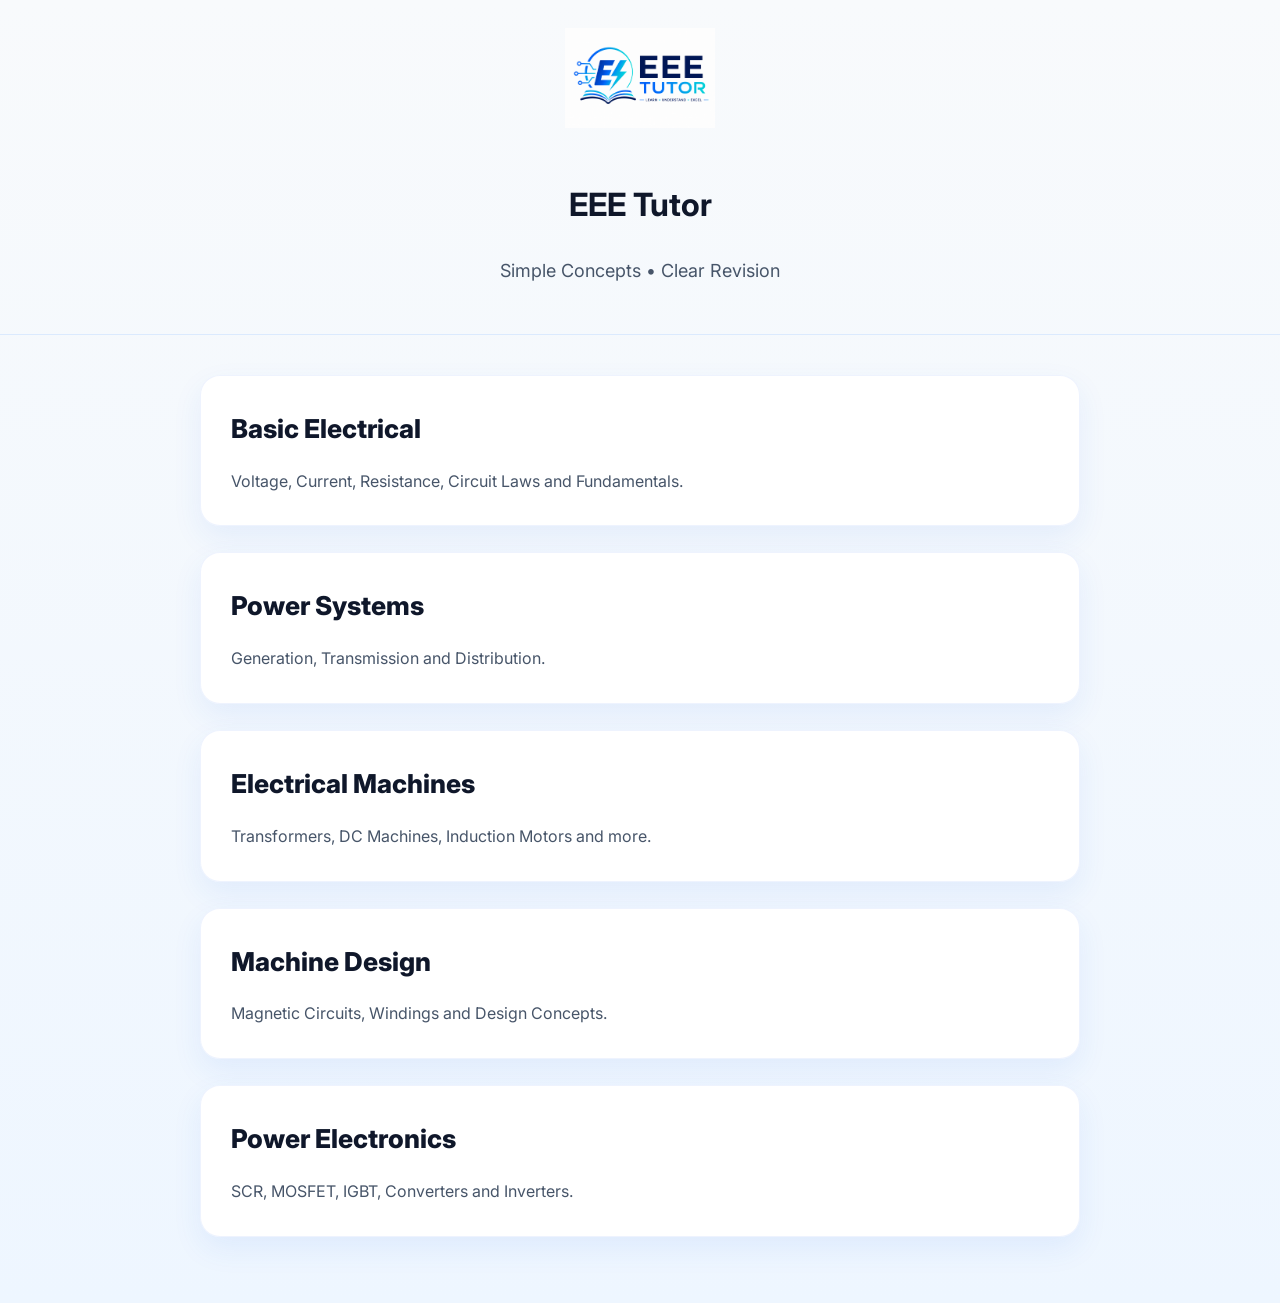
<file: index.html>
<!DOCTYPE html>
<html lang="en">

<head>

<meta charset="UTF-8">
<meta name="viewport" content="width=device-width, initial-scale=1.0">

<title>EEE Tutor</title>
<link rel="preconnect" href="https://fonts.googleapis.com">
<link rel="preconnect" href="https://fonts.gstatic.com" crossorigin>

<link href="https://fonts.googleapis.com/css2?family=Inter:wght@400;500;600;700;800&family=Plus+Jakarta+Sans:wght@700;800&display=swap" rel="stylesheet">
<link rel="stylesheet" href="css/style.css">

</head>

<body>

<header>

<div class="hero">

<a href="index.html">
    <img src="assets/images/logo.png"
         class="logo"
         alt="EEE Tutor Logo">
</a>


<h1><a href="index.html" class="home-link">EEE Tutor</a></h1>

<p class="tagline">

Simple Concepts • Clear Revision

</p>

</div>

</header>

<main class="container">

<div class="card" onclick="openSection('basic-electrical')">

<h2>Basic Electrical</h2>

<p>
Voltage, Current, Resistance, Circuit Laws and Fundamentals.
</p>

</div>


<div class="card" onclick="openSection('power-systems')">
<h2>Power Systems</h2>

<p>Generation, Transmission and Distribution.</p>

</div>


<div class="card" onclick="openSection('electrical-machines')">
<h2>Electrical Machines</h2>

<p>Transformers, DC Machines, Induction Motors and more.</p>

</div>


<div class="card" onclick="openSection('machine-design')">
<h2>Machine Design</h2>

<p>Magnetic Circuits, Windings and Design Concepts.</p>

</div>


<div class="card" onclick="openSection('power-electronics')">
<h2>Power Electronics</h2>

<p>SCR, MOSFET, IGBT, Converters and Inverters.</p>

</div>

</main>

<script src="js/app.js"></script>


</body>

</html>
</file>
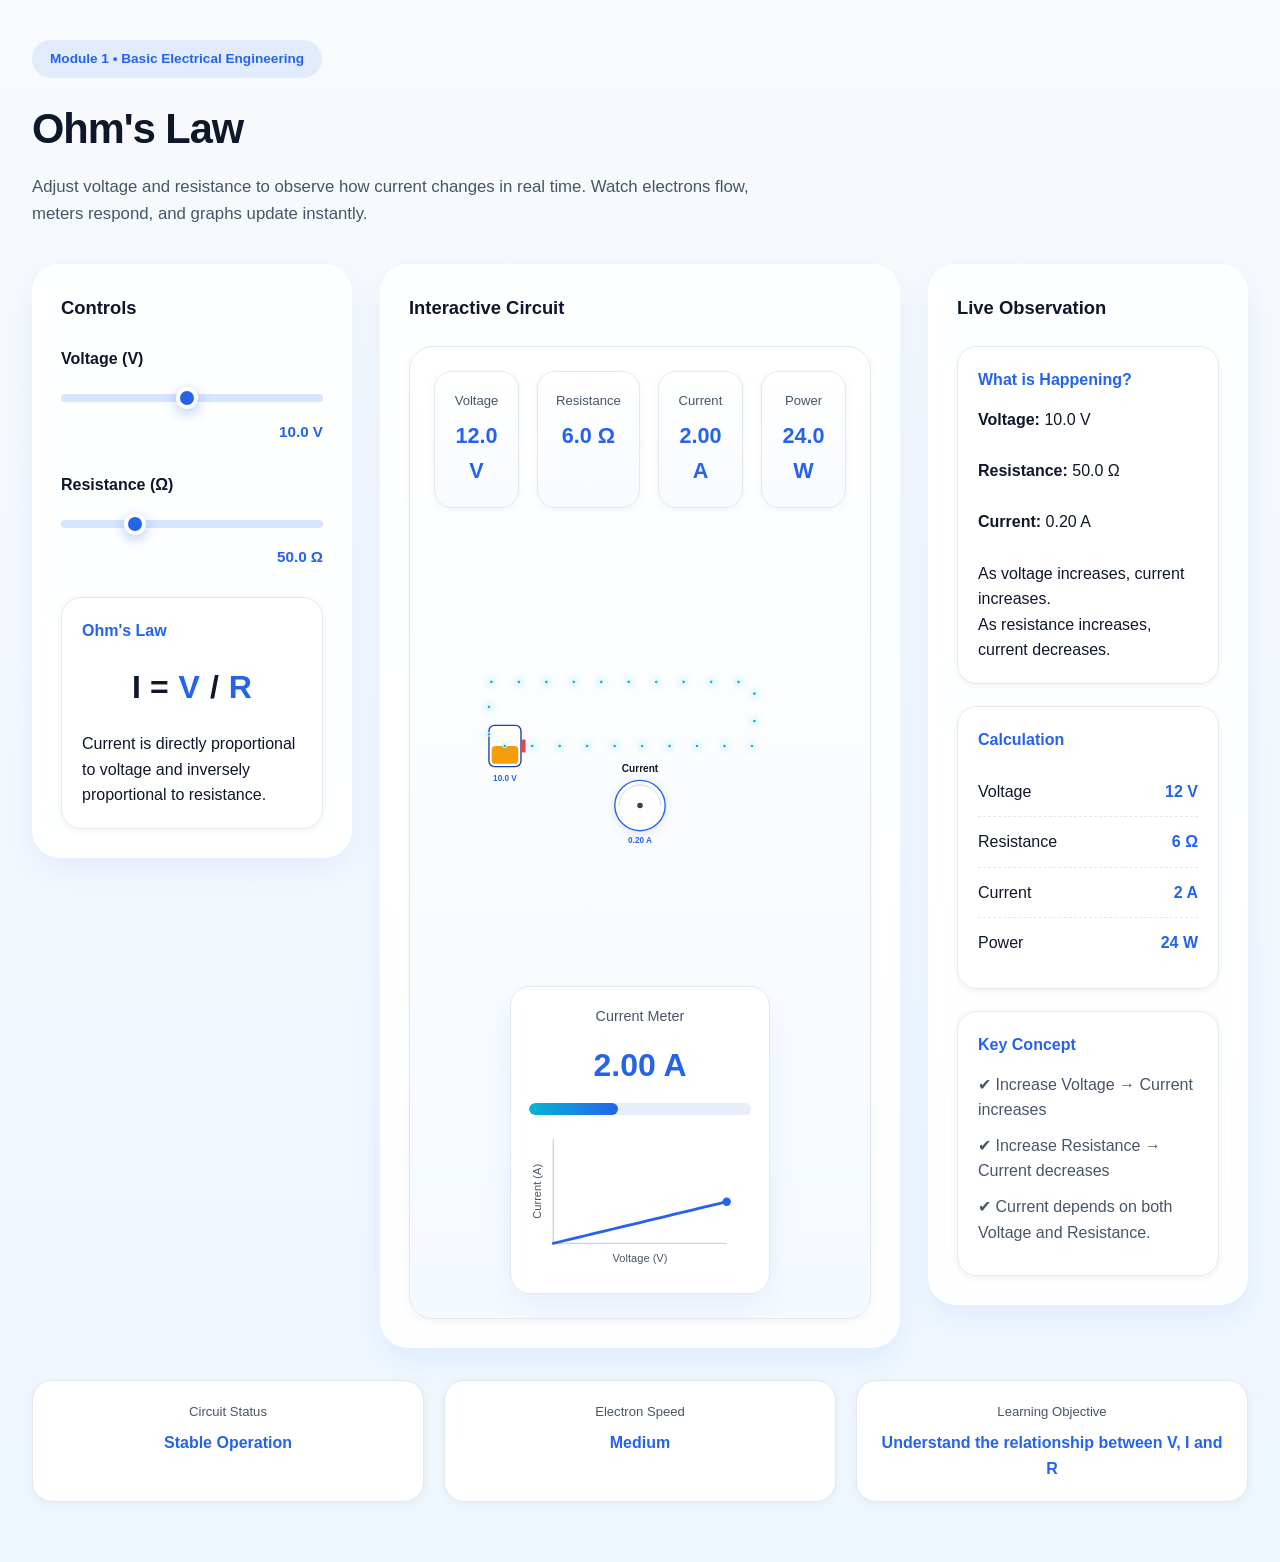
<file: assets/animations/ohms-law/index.html>
<!DOCTYPE html>
<html lang="en">
<head>

<meta charset="UTF-8">
<meta name="viewport" content="width=device-width, initial-scale=1.0">

<title>Ohm's Law Interactive | EEE Tutor</title>

<link rel="stylesheet" href="../engine/theme.css">
<link rel="stylesheet" href="../engine/animation.css">

</head>

<body>

<div class="animation-page">

    <!-- ==========================
         HEADER
    =========================== -->

    <header class="animation-header">

        <div>

            <div class="topic-tag">
                Module 1 • Basic Electrical Engineering
            </div>

            <h1>Ohm's Law</h1>

            <p class="topic-description">
                Adjust voltage and resistance to observe how current changes in real time.
                Watch electrons flow, meters respond, and graphs update instantly.
            </p>

        </div>

    </header>


    <!-- ==========================
          MAIN LAYOUT
    =========================== -->

    <main class="animation-layout">

        <!-- LEFT PANEL -->

        <section class="panel controls-panel">

            <div class="panel-title">
                Controls
            </div>

            <!-- Voltage -->

            <div class="control-group">

                <label>
                    Voltage (V)
                </label>

                <input
                    type="range"
                    id="voltageSlider"
                    min="1"
                    max="24"
                    value="12"
                >

                <div class="slider-value">

                    <span id="voltageValue">
                        12 V
                    </span>

                </div>

            </div>

            <!-- Resistance -->

            <div class="control-group">

                <label>
                    Resistance (Ω)
                </label>

                <input
                    type="range"
                    id="resistanceSlider"
                    min="1"
                    max="20"
                    value="6"
                >

                <div class="slider-value">

                    <span id="resistanceValue">
                        6 Ω
                    </span>

                </div>

            </div>


            <!-- Formula Card -->

            <div class="formula-card">

                <h3>Ohm's Law</h3>

                <div class="formula">

                    I =
                    <span>V</span>
                    /
                    <span>R</span>

                </div>

                <p>
                    Current is directly proportional to voltage and
                    inversely proportional to resistance.
                </p>

            </div>

        </section>
                <!-- =========================================
             CENTER PANEL : INTERACTIVE CIRCUIT
        ========================================== -->

        <section class="panel circuit-panel">

            <div class="panel-title">
                Interactive Circuit
            </div>

            <div class="circuit-stage">

                <!-- Live Readings -->

                <div class="live-readings">

                    <div class="reading-card">
                        <span class="reading-label">Voltage</span>
                        <span class="reading-value" id="displayVoltage">
                            12.0 V
                        </span>
                    </div>

                    <div class="reading-card">
                        <span class="reading-label">Resistance</span>
                        <span class="reading-value" id="displayResistance">
                            6.0 Ω
                        </span>
                    </div>

                    <div class="reading-card">
                        <span class="reading-label">Current</span>
                        <span class="reading-value" id="displayCurrent">
                            2.00 A
                        </span>
                    </div>

                    <div class="reading-card">
                        <span class="reading-label">Power</span>
                        <span class="reading-value" id="displayPower">
                            24.0 W
                        </span>
                    </div>

                </div>

                <!-- =====================
                     SVG CIRCUIT
                ====================== -->

                <svg
                    class="circuit-svg"
                    viewBox="0 0 900 520"
                    id="circuitSVG"
                >

                    <!-- Glow Layer -->

                    <g id="wireGlow"></g>

                    <!-- Wires -->

                    <g id="wireLayer"></g>

                    <!-- Battery -->

                    <g id="batteryGroup"></g>

                    <!-- Ammeter -->

                    <g id="ammeterGroup"></g>

                    <!-- Resistor -->

                    <g id="resistorGroup"></g>
                    <path
                        id="electronPath"
                        d="M120 260 H320 L420 260 H700 V120 H120 Z"
                        fill="none"
                        stroke="none"
                    />
                    <!-- Electron Animation -->

                    <g id="electronLayer"></g>

                </svg>

                <!-- Floating Meter -->

                <div class="floating-meter">

                    <div class="meter-title">
                        Current Meter
                    </div>

                    <div
                        class="meter-value"
                        id="meterCurrent"
                    >
                        2.00 A
                    </div>

                    <div class="meter-bar">

                        <div
                            class="meter-fill"
                            id="meterFill"
                        ></div>

                    </div>
                    <div id="graphContainer"></div>

                </div>

            </div>

        </section>


        <!-- =========================================
              RIGHT PANEL
        ========================================== -->

        <section class="panel info-panel">

            <div class="panel-title">
                Live Observation
            </div>

            <div class="observation-card">

                <h3>What is Happening?</h3>

                <p id="observationText">

                    Increasing the voltage increases the electric
                    field inside the conductor. Electrons move
                    faster, producing a larger current.

                </p>

            </div>

            <div class="calculation-card">

                <h3>Calculation</h3>

                <div class="calc-row">

                    <span>Voltage</span>

                    <strong id="calcVoltage">
                        12 V
                    </strong>

                </div>

                <div class="calc-row">

                    <span>Resistance</span>

                    <strong id="calcResistance">
                        6 Ω
                    </strong>

                </div>

                <div class="calc-row">

                    <span>Current</span>

                    <strong id="calcCurrent">
                        2 A
                    </strong>

                </div>

                <div class="calc-row">

                    <span>Power</span>

                    <strong id="calcPower">
                        24 W
                    </strong>

                </div>

            </div>

            <div class="tip-card">

                <h3>Key Concept</h3>

                <p>

                    ✔ Increase Voltage → Current increases

                </p>

                <p>

                    ✔ Increase Resistance → Current decreases

                </p>

                <p>

                    ✔ Current depends on both Voltage and Resistance.

                </p>

            </div>

        </section>

    </main>
            <!-- =========================================
             BOTTOM INFORMATION BAR
        ========================================== -->

        <footer class="animation-footer">

            <div class="status-card">

                <span class="status-label">
                    Circuit Status
                </span>

                <strong id="statusText">
                    Stable Operation
                </strong>

            </div>

            <div class="status-card">

                <span class="status-label">
                    Electron Speed
                </span>

                <strong id="electronSpeed">
                    Medium
                </strong>

            </div>

            <div class="status-card">

                <span class="status-label">
                    Learning Objective
                </span>

                <strong>
                    Understand the relationship between V, I and R
                </strong>

            </div>

        </footer>

    </div>


    <!-- =========================================
         REUSABLE ENGINE MODULES
    ========================================== -->

    <script src="../engine/utils.js"></script>
 
    <script src="../engine/engine.js"></script>
    
    <script src="../engine/battery.js"></script>

    <script src="../engine/meter.js"></script>

    <script src="../engine/particles.js"></script>

    <script src="../engine/graph.js"></script>

    


    <!-- =========================================
         OHM'S LAW LOGIC
    ========================================== -->

    <script src="ohms-law.js"></script>

</body>
</html>
</file>
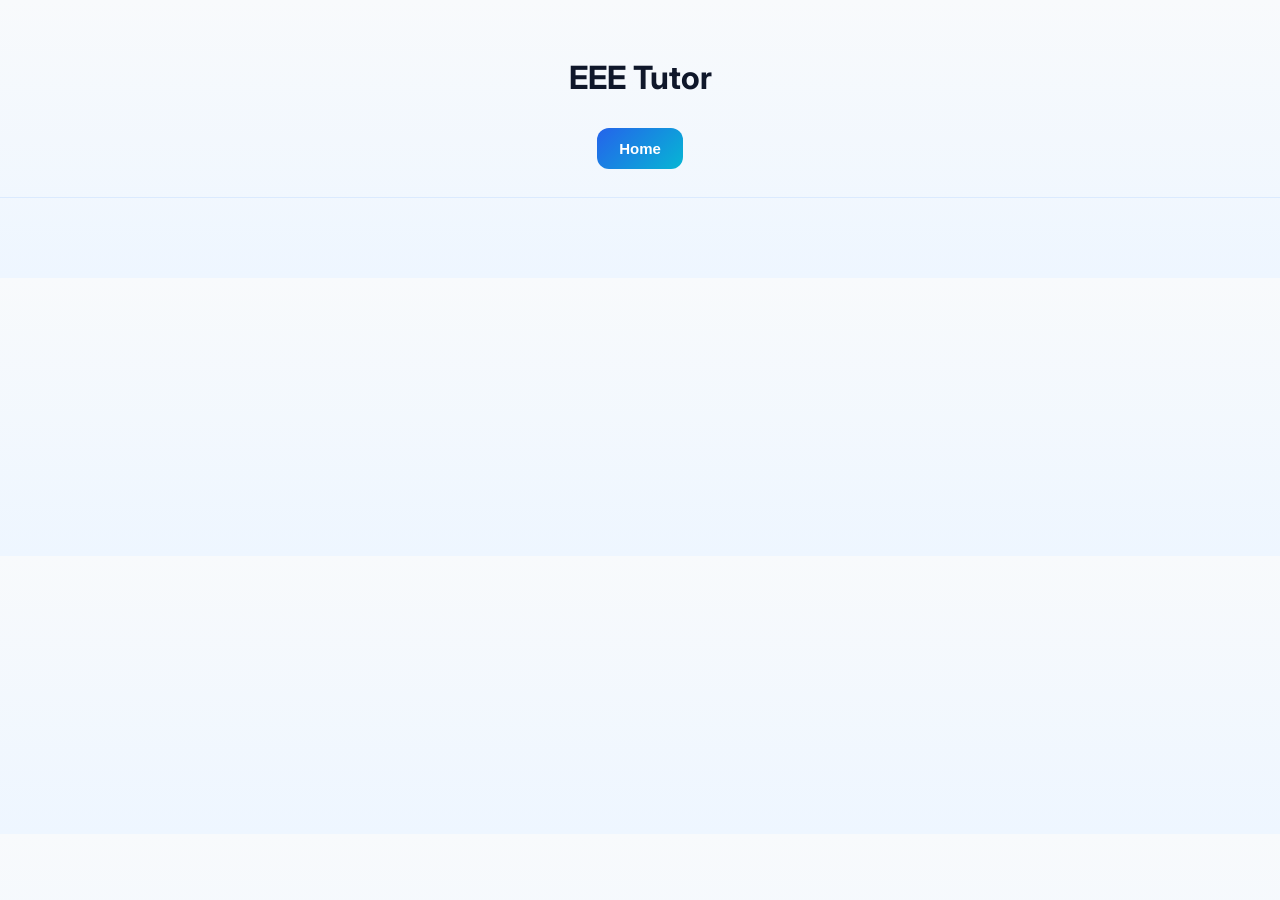
<file: section.html>
<!DOCTYPE html>
<html>
<head>
    <title>EEE Tutor - Section</title>
    <link rel="preconnect" href="https://fonts.googleapis.com">
    <link rel="preconnect" href="https://fonts.gstatic.com" crossorigin>

    <link href="https://fonts.googleapis.com/css2?family=Inter:wght@400;500;600;700;800&family=Plus+Jakarta+Sans:wght@700;800&display=swap" rel="stylesheet">
    <link rel="stylesheet" href="css/style.css">
</head>
<body>

<header class="section-header">
    <h1 id="section-title"></h1>

    <button onclick="goHome()" class="home-btn">
        Home
    </button>
</header>

<div class="container">
    <div id="topic-container"></div>
</div>


<script src="js/topics.js"></script>
<script src="js/app.js"></script>
<script>
    loadSection();
</script>
</body>
</html>
</file>
<file: css/style.css>
/* ==========================================================
   EEE TUTOR UI 2026
   PART 1 - Foundation
========================================================== */

/* ---------- GOOGLE FONTS ---------- */



/* ---------- COLOR SYSTEM ---------- */

:root{

    --primary:#2563EB;
    --secondary:#06B6D4;
    --accent:#F59E0B;

    --bg:#F8FAFC;
    --bg-soft:#EEF6FF;

    --card:#FFFFFF;

    --text:#0F172A;
    --text-light:#475569;

    --border:#DBEAFE;

    --shadow:
        0 12px 30px rgba(37,99,235,.08);

    --shadow-hover:
        0 22px 50px rgba(37,99,235,.18);

}

/* ---------- GLOBAL ---------- */

*{
    box-sizing:border-box;
}

html{
    scroll-behavior:smooth;
}

body{

    margin:0;

    font-family:'Inter',sans-serif;

    background:
    linear-gradient(
        180deg,
        var(--bg),
        var(--bg-soft)
    );

    color:var(--text);

    font-size:16px;

    line-height:1.8;

    -webkit-font-smoothing:antialiased;

    text-rendering:optimizeLegibility;

}

/* ---------- HEADER ---------- */

header{

    padding:28px 20px;

    text-align:center;

    background:transparent;

    border-bottom:1px solid var(--border);

}

/* ---------- LAYOUT ---------- */

.layout{

    display:flex;

    height:100vh;

    overflow:hidden;

}

/* ---------- SIDEBAR ---------- */

#sidebar{

    width:290px;

    background:rgba(255,255,255,.92);

    backdrop-filter:blur(10px);

    padding:28px;

    overflow-y:auto;

    border-right:1px solid var(--border);

    height:100vh;

}

#sidebar h3{

    margin-top:28px;

    margin-bottom:12px;

    font-size:16px;

    font-weight:700;

    color:var(--text);

    letter-spacing:.3px;

}

.sidebar-item{

    padding:12px 16px;

    margin:6px 0;

    cursor:pointer;

    border-radius:12px;

    transition:all .3s ease;

    color:var(--text-light);

}

.sidebar-item:hover{

    background:#EFF6FF;

    color:var(--primary);

    transform:translateX(6px);

}

.sidebar-item.active{

    background:
    linear-gradient(
        90deg,
        var(--primary),
        var(--secondary)
    );

    color:white;

    box-shadow:
    0 8px 20px rgba(37,99,235,.25);

}

.sidebar-group{

    display:none;

    margin-left:12px;

}

.sidebar-group.open{

    display:block;

}

.sidebar-section{

    cursor:pointer;

    padding:10px 0;

    font-weight:700;

}

.sidebar-search{

    width:100%;

    padding:12px 14px;

    margin-bottom:16px;

    border:2px solid var(--border);

    border-radius:14px;

    background:white;

    transition:.3s;

    font-size:15px;

}

.sidebar-search:focus{

    outline:none;

    border-color:var(--primary);

    box-shadow:
    0 0 0 5px rgba(37,99,235,.12);

}

/* ---------- CONTENT ---------- */

#content{

    flex:1;

    padding:32px 40px;

    background:transparent;

    height:100vh;

    overflow-y:auto;

}

.container{

    max-width:920px;

    margin:auto;

    padding:40px 20px;

}

/* ---------- LOGO ---------- */

.logo{

    width:150px;

    margin-bottom:18px;

    transition:.35s;

}

.logo:hover{

    transform:scale(1.04);

}

/* ---------- TITLE ---------- */



.home-link{

    text-decoration:none;

    color:inherit;

}

.header-title{

    font-size:26px;

    font-weight:800;

    color:var(--text);

}

/* ---------- TAGLINE ---------- */

.tagline{

    font-size:18px;

    margin-top:14px;

    color:var(--text-light);

}

/* ==========================================================
   PART 2 - CARDS & HOME PAGE
========================================================== */

.card{

    position:relative;

    overflow:hidden;

    background:rgba(255,255,255,.96);

    border-radius:20px;

    padding:30px;

    margin-bottom:26px;

    cursor:pointer;

    border:1px solid rgba(37,99,235,.08);

    box-shadow:var(--shadow);

    transition:
        transform .35s ease,
        box-shadow .35s ease,
        border-color .35s ease;

    animation:fadeUp .7s ease both;

}

/* Animated top border */

.card::before{

    content:"";

    position:absolute;

    left:0;
    top:0;

    width:100%;
    height:4px;

    background:
    linear-gradient(
        90deg,
        var(--primary),
        var(--secondary)
    );

    transform:scaleX(0);

    transform-origin:left;

    transition:.35s;

}

.card:hover::before{

    transform:scaleX(1);

}

/* Hover */

.card:hover{

    transform:
        translateY(-10px)
        scale(1.01);

    border-color:rgba(37,99,235,.25);

    box-shadow:

    0 24px 55px rgba(37,99,235,.16),

    0 0 18px rgba(6,182,212,.10);

}

.card h2{

    margin-top:0;

    margin-bottom:14px;

    font-size:26px;

    font-weight:800;

    color:var(--text);

    transition:.3s;

}

.card:hover h2{

    color:var(--primary);

}

.card p{

    margin:0;

    color:var(--text-light);

    line-height:1.8;

}

/* ==========================================================
   BUTTONS
========================================================== */

button{

    background:
    linear-gradient(
        135deg,
        var(--primary),
        var(--secondary)
    );

    color:white;

    border:none;

    border-radius:12px;

    padding:12px 22px;

    font-size:15px;

    font-weight:700;

    cursor:pointer;

    transition:.3s;

}

button:hover{

    transform:
        translateY(-3px);

    box-shadow:

    0 14px 30px rgba(37,99,235,.28);

}

button:active{

    transform:scale(.97);

}

/* ==========================================================
   LINKS
========================================================== */

a{

    color:var(--primary);

    text-decoration:none;

    transition:.25s;

}

a:hover{

    color:var(--secondary);

}

/* ==========================================================
   FADE ANIMATION
========================================================== */

@keyframes fadeUp{

from{

    opacity:0;

    transform:
        translateY(30px);

}

to{

    opacity:1;

    transform:
        translateY(0);

}

}
/* ==========================================================
   PART 3 - CONTENT, TABLES, MOBILE & FINISHING
========================================================== */

/* ---------- MARKDOWN ---------- */

#content h1{
    font-size: 34px;
    font-weight: 700;
    line-height: 1.2;
    margin-bottom: 18px;
    color: var(--text);
    letter-spacing: -0.8px;
}

#content h2{

    margin-top:45px;
    font-size:30px;
    font-weight:700;
    color:var(--primary);

}

#content h3{

    margin-top:32px;
    font-size:22px;
    color:var(--text);

}

#content p{

    color:var(--text-light);
    line-height:1.9;

}

#content ul,
#content ol{

    line-height:1.9;

}

#content li{

    margin:8px 0;

}

/* ---------- IMAGES ---------- */

#content img{

    max-width:100%;
    display:block;
    margin:30px auto;
    border-radius:18px;
    box-shadow:0 15px 40px rgba(0,0,0,.08);

}

/* ---------- TABLES ---------- */

#content table{

    width:100%;
    border-collapse:collapse;
    margin:30px 0;
    background:white;
    border-radius:14px;
    overflow:hidden;
    box-shadow:var(--shadow);

}

#content th{

    background:linear-gradient(90deg,var(--primary),var(--secondary));
    color:white;
    padding:14px;
    text-align:left;

}

#content td{

    padding:14px;
    border-bottom:1px solid #E5E7EB;

}

#content tr:hover{

    background:#F8FBFF;

}

/* ---------- CODE ---------- */

#content code{

    background:#EEF6FF;
    color:var(--primary);
    padding:4px 8px;
    border-radius:8px;
    font-size:15px;

}

pre{

    background:#0F172A;
    color:white;
    padding:20px;
    border-radius:16px;
    overflow:auto;

}

/* ---------- BLOCKQUOTE ---------- */

blockquote{

    border-left:5px solid var(--primary);
    background:#F8FBFF;
    padding:16px 20px;
    margin:25px 0;
    border-radius:10px;

}

/* ---------- BREADCRUMB ---------- */

#breadcrumb{

    font-size:14px;
    color:var(--text-light);
    margin-bottom:16px;

}

#breadcrumb a{

    color:var(--primary);

}

#breadcrumb a:hover{

    color:var(--secondary);

}

/* ---------- NAVIGATION BUTTONS ---------- */

#nav-buttons{

    margin-top:50px;
    display:flex;
    justify-content:space-between;
    gap:15px;

}

/* ---------- SCROLLBAR ---------- */

::-webkit-scrollbar{

    width:10px;

}

::-webkit-scrollbar-track{

    background:#EEF2F7;

}

::-webkit-scrollbar-thumb{

    background:linear-gradient(var(--primary),var(--secondary));
    border-radius:10px;

}

::-webkit-scrollbar-thumb:hover{

    background:var(--primary);

}

/* ---------- SELECTION ---------- */

::selection{

    background:rgba(37,99,235,.25);

}

/* ---------- MOBILE ---------- */

@media (max-width:768px){

.layout{

    flex-direction:column;

}

#sidebar{

    width:260px;
    height:auto;
    border-right:none;
    border-bottom:1px solid var(--border);
    padding:18px;

}

#content{

    padding:24px;
    height:auto;

}



.hero {
    padding: 40px 20px 30px;
    text-align: center;
}

.hero h1{
    font-family: 'Plus Jakarta Sans', sans-serif;
    font-size: 4rem;
    font-weight: 800;
    letter-spacing: -2px;
    color:#0B1B4D;
}
.header-title{

    font-size:22px;

}

.logo{

    width:140px;

}

.card{

    padding:22px;
    border-radius:18px;

}

.card:hover{

    transform:translateY(-5px);

}

button{

    width:100%;

}

#nav-buttons{

    flex-direction:column;

}

}

/* ==========================================================
   END OF EEE TUTOR UI 2026
========================================================== */
</file>
<file: assets/animations/engine/theme.css>
/*==================================================
  EEE Tutor Animation Engine
  Theme.css
==================================================*/

/*==========================
  DESIGN TOKENS
==========================*/

:root{

    /* Brand */

    --primary:#2563EB;
    --secondary:#06B6D4;
    --accent:#F59E0B;

    /* Backgrounds */

    --bg:#F8FAFC;
    --bg-soft:#EEF6FF;
    --surface:#FFFFFF;

    /* Text */

    --text:#0F172A;
    --text-light:#475569;
    --text-muted:#94A3B8;

    /* Borders */

    --border:#E2E8F0;
    --border-light:#EDF2F7;

    /* Status */

    --success:#22C55E;
    --warning:#F59E0B;
    --danger:#EF4444;

    /* Shadows */

    --shadow-sm:
        0 2px 8px rgba(15,23,42,.05);

    --shadow:

        0 12px 30px rgba(37,99,235,.08);

    --shadow-lg:

        0 24px 60px rgba(15,23,42,.10);

    /* Radius */

    --radius-sm:10px;
    --radius:18px;
    --radius-lg:28px;

    /* Animation */

    --transition:.30s ease;
    --transition-slow:.55s ease;

}


/*==========================
 RESET
==========================*/

*{
    margin:0;
    padding:0;
    box-sizing:border-box;
}

html{

    scroll-behavior:smooth;

}

body{

    background:linear-gradient(
        180deg,
        #F8FAFC 0%,
        #EEF6FF 100%
    );

    color:var(--text);

    font-family:
        Inter,
        "Segoe UI",
        sans-serif;

    min-height:100vh;

    line-height:1.6;

}


/*==========================
 PAGE
==========================*/

.animation-page{

    width:min(1500px,95vw);

    margin:auto;

    padding:40px 0 60px;

}


/*==========================
 HEADER
==========================*/

.animation-header{

    margin-bottom:36px;

}

.topic-tag{

    display:inline-flex;

    align-items:center;

    gap:8px;

    padding:8px 18px;

    border-radius:999px;

    background:rgba(37,99,235,.10);

    color:var(--primary);

    font-size:.85rem;

    font-weight:600;

    margin-bottom:18px;

}

.animation-header h1{

    font-size:2.6rem;

    font-weight:800;

    letter-spacing:-1px;

    color:var(--text);

    margin-bottom:12px;

}

.topic-description{

    max-width:760px;

    color:var(--text-light);

    font-size:1.05rem;

}


/*==========================
 GRID
==========================*/

.animation-layout{

    display:grid;

    grid-template-columns:

        320px
        1fr
        320px;

    gap:28px;

    align-items:start;

}


/*==========================
 PANELS
==========================*/

.panel{

    background:rgba(255,255,255,.88);

    backdrop-filter:blur(16px);

    border:1px solid rgba(255,255,255,.65);

    border-radius:var(--radius-lg);

    box-shadow:var(--shadow);

    padding:28px;

    transition:var(--transition);

}

.panel:hover{

    transform:translateY(-2px);

    box-shadow:var(--shadow-lg);

}

.panel-title{

    font-size:1.15rem;

    font-weight:700;

    margin-bottom:24px;

    color:var(--text);

}


/*==========================
 RESPONSIVE
==========================*/

@media(max-width:1200px){

.animation-layout{

grid-template-columns:1fr;

}

}
/*==================================================
  CONTROLS
==================================================*/

.control-group{

    margin-bottom:28px;

}

.control-group label{

    display:flex;

    justify-content:space-between;

    align-items:center;

    font-weight:600;

    color:var(--text);

    margin-bottom:12px;

}

.slider-value{

    margin-top:10px;

    text-align:right;

    font-size:.95rem;

    color:var(--primary);

    font-weight:700;

}


/*==================================================
  RANGE SLIDER
==================================================*/

input[type="range"]{

    width:100%;

    appearance:none;

    -webkit-appearance:none;

    height:8px;

    border-radius:999px;

    background:#D8E5FF;

    outline:none;

    cursor:pointer;

    transition:var(--transition);

}

input[type="range"]:hover{

    transform:scaleY(1.08);

}

input[type="range"]::-webkit-slider-thumb{

    appearance:none;

    -webkit-appearance:none;

    width:22px;

    height:22px;

    border-radius:50%;

    background:var(--primary);

    border:4px solid #FFFFFF;

    box-shadow:0 4px 14px rgba(37,99,235,.35);

    cursor:pointer;

    transition:var(--transition);

}

input[type="range"]::-webkit-slider-thumb:hover{

    transform:scale(1.15);

}

input[type="range"]::-moz-range-thumb{

    width:22px;

    height:22px;

    border:none;

    border-radius:50%;

    background:var(--primary);

    cursor:pointer;

}


/*==================================================
  COMMON CARD
==================================================*/

.formula-card,
.observation-card,
.calculation-card,
.tip-card{

    background:var(--surface);

    border:1px solid var(--border);

    border-radius:20px;

    padding:20px;

    margin-top:22px;

    box-shadow:var(--shadow-sm);

}

.formula-card h3,
.observation-card h3,
.calculation-card h3,
.tip-card h3{

    margin-bottom:14px;

    color:var(--primary);

    font-size:1rem;

}


/*==================================================
  FORMULA
==================================================*/

.formula{

    display:flex;

    justify-content:center;

    align-items:center;

    gap:10px;

    font-size:2rem;

    font-weight:700;

    margin:18px 0;

    color:var(--text);

}

.formula span{

    color:var(--primary);

}


/*==================================================
  LIVE READING CARDS
==================================================*/

.live-readings{

    display:grid;

    grid-template-columns:repeat(4,1fr);

    gap:18px;

    margin-bottom:28px;

}

.reading-card{

    background:linear-gradient(
        180deg,
        #FFFFFF,
        #F8FBFF
    );

    border:1px solid var(--border);

    border-radius:18px;

    padding:18px;

    text-align:center;

    box-shadow:var(--shadow-sm);

    transition:var(--transition);

}

.reading-card:hover{

    transform:translateY(-4px);

}

.reading-label{

    display:block;

    font-size:.82rem;

    color:var(--text-light);

    margin-bottom:8px;

}

.reading-value{

    display:block;

    font-size:1.35rem;

    font-weight:700;

    color:var(--primary);

}


/*==================================================
  CALCULATION ROW
==================================================*/

.calc-row{

    display:flex;

    justify-content:space-between;

    align-items:center;

    padding:12px 0;

    border-bottom:1px dashed var(--border);

}

.calc-row:last-child{

    border-bottom:none;

}

.calc-row strong{

    color:var(--primary);

}


/*==================================================
  TIP CARD
==================================================*/

.tip-card p{

    margin:10px 0;

    color:var(--text-light);

    line-height:1.6;

}


/*==================================================
  FLOATING METER
==================================================*/

.floating-meter{

    width:260px;

    margin:30px auto 0;

    background:#FFFFFF;

    border-radius:20px;

    padding:18px;

    box-shadow:var(--shadow);

    border:1px solid var(--border);

}

.meter-title{

    text-align:center;

    font-size:.9rem;

    color:var(--text-light);

}

.meter-value{

    text-align:center;

    margin:12px 0;

    font-size:2rem;

    font-weight:700;

    color:var(--primary);

}

.meter-bar{

    height:12px;

    background:#E8EEF9;

    border-radius:999px;

    overflow:hidden;

}

.meter-fill{

    width:40%;

    height:100%;

    border-radius:999px;

    background:linear-gradient(
        90deg,
        var(--secondary),
        var(--primary)
    );

    transition:.4s ease;

}


/*==================================================
  FOOTER
==================================================*/

.animation-footer{

    display:grid;

    grid-template-columns:repeat(3,1fr);

    gap:20px;

    margin-top:32px;

}

.status-card{

    background:#FFFFFF;

    border:1px solid var(--border);

    border-radius:20px;

    padding:20px;

    text-align:center;

    box-shadow:var(--shadow-sm);

}

.status-label{

    display:block;

    font-size:.82rem;

    color:var(--text-light);

    margin-bottom:8px;

}

.status-card strong{

    color:var(--primary);

    font-size:1rem;

}

/*==================================================
  CIRCUIT STAGE
==================================================*/

.circuit-stage{

    position:relative;

    background:linear-gradient(
        180deg,
        #FFFFFF,
        #F5FAFF
    );

    border:1px solid var(--border);

    border-radius:24px;

    padding:24px;

    box-shadow:var(--shadow-sm);

    overflow:hidden;

}

.circuit-svg{

    display:block;

    width:100%;

    height:auto;

    min-height:420px;

}


/*==================================================
  SVG DEFAULT STYLES
==================================================*/

.wire{

    fill:none;

    stroke:#64748B;

    stroke-width:8;

    stroke-linecap:round;

    stroke-linejoin:round;

}

.wire-active{

    stroke:var(--primary);

}

.wire-glow{

    fill:none;

    stroke:var(--secondary);

    stroke-width:16;

    opacity:.22;

    filter:blur(6px);

}


/*==================================================
  BATTERY
==================================================*/

.battery-body{

    fill:#FFFFFF;

    stroke:#1E40AF;

    stroke-width:3;

    rx:12;

}

.battery-positive{

    fill:var(--danger);

}

.battery-negative{

    fill:#334155;

}

.battery-fill{

    fill:url(#batteryGradient);

    transition:width .35s ease;

}
.battery-low{
    fill:#EF4444;
}

.battery-medium{
    fill:#F59E0B;
}

.battery-high{
    fill:url(#batteryGradient);
}

/*==================================================
  RESISTOR
==================================================*/

.resistor{

    fill:none;

    stroke:#F59E0B;

    stroke-width:6;

    stroke-linejoin:round;

    stroke-linecap:round;

}

.resistor-body{

    fill:#FFF7E6;

    stroke:#F59E0B;

    stroke-width:3;

}


/*==================================================
  AMMETER
==================================================*/

.ammeter{

    fill:#FFFFFF;

    stroke:var(--primary);

    stroke-width:3;

}

.ammeter-text{

    fill:var(--primary);

    font-size:18px;

    font-weight:700;

    text-anchor:middle;

    dominant-baseline:middle;

}


/*==================================================
  ELECTRONS
==================================================*/

.electron{

    fill:var(--secondary);

    stroke:#FFFFFF;

    stroke-width:2;

    filter:drop-shadow(0 0 8px rgba(6,182,212,.6));

}


/*==================================================
  CURRENT FLOW
==================================================*/

.current-path{

    stroke-dasharray:10 12;

    animation:flow 1.8s linear infinite;

}

.current-fast{

    animation-duration:.7s;

}

.current-medium{

    animation-duration:1.3s;

}

.current-slow{

    animation-duration:2.5s;

}


/*==================================================
  GLOW STATES
==================================================*/

.glow{

    animation:glowPulse 1.8s ease-in-out infinite;

}

.pulse{

    animation:pulse 1.4s ease-in-out infinite;

}

.float{

    animation:floatCard 3s ease-in-out infinite;

}


/*==================================================
  KEYFRAMES
==================================================*/

@keyframes flow{

    from{

        stroke-dashoffset:0;

    }

    to{

        stroke-dashoffset:-44;

    }

}

@keyframes glowPulse{

    0%{

        opacity:.25;

    }

    50%{

        opacity:.75;

    }

    100%{

        opacity:.25;

    }

}

@keyframes pulse{

    0%{

        transform:scale(1);

    }

    50%{

        transform:scale(1.05);

    }

    100%{

        transform:scale(1);

    }

}

@keyframes floatCard{

    0%{

        transform:translateY(0);

    }

    50%{

        transform:translateY(-6px);

    }

    100%{

        transform:translateY(0);

    }

}

@keyframes fadeIn{

    from{

        opacity:0;

        transform:translateY(12px);

    }

    to{

        opacity:1;

        transform:translateY(0);

    }

}

.fade-in{

    animation:fadeIn .45s ease forwards;

}


/*==================================================
  UTILITY CLASSES
==================================================*/

.text-primary{

    color:var(--primary);

}

.text-secondary{

    color:var(--secondary);

}

.text-accent{

    color:var(--accent);

}

.hidden{

    display:none !important;

}

.center{

    display:flex;

    justify-content:center;

    align-items:center;

}


/*==================================================
  RESPONSIVE
==================================================*/

@media (max-width:900px){

    .live-readings{

        grid-template-columns:repeat(2,1fr);

    }

    .animation-footer{

        grid-template-columns:1fr;

    }

    .floating-meter{

        width:100%;

    }

    .circuit-svg{

        min-height:300px;

    }

}

@media (max-width:600px){

    .live-readings{

        grid-template-columns:1fr;

    }

    .animation-header h1{

        font-size:2rem;

    }

    .panel{

        padding:20px;

    }

    .circuit-stage{

        padding:16px;

    }

}
</file>
<file: assets/animations/engine/animation.css>
/*==================================================
  EEE Tutor Animation Engine
  animation.css
==================================================*/


/*==========================================
  SVG LAYERS
==========================================*/

#wireLayer,
#wireGlow,
#batteryGroup,
#ammeterGroup,
#resistorGroup,
#electronLayer{

    pointer-events:none;

}

#electronLayer{

    overflow:visible;

}


/*==========================================
  OVERLAYS
==========================================*/

.overlay{

    position:absolute;

    inset:0;

    pointer-events:none;

}

.overlay-center{

    position:absolute;

    top:50%;
    left:50%;

    transform:translate(-50%,-50%);

}

.overlay-top-right{

    position:absolute;

    top:18px;
    right:18px;

}

.overlay-bottom-right{

    position:absolute;

    bottom:18px;
    right:18px;

}

.overlay-bottom-left{

    position:absolute;

    bottom:18px;
    left:18px;

}


/*==========================================
  SVG LABELS
==========================================*/

.svg-title{

    fill:var(--text);

    font-size:22px;

    font-weight:700;

}

.svg-label{

    fill:var(--text-light);

    font-size:16px;

}

.svg-value{

    fill:var(--primary);

    font-size:18px;

    font-weight:700;

}


/*==========================================
  COMPONENT TRANSITIONS
==========================================*/

svg g{

    transition:
        transform .35s ease,
        opacity .35s ease;

}

svg path,
svg line,
svg circle,
svg rect,
svg polyline{

    transition:
        fill .35s ease,
        stroke .35s ease,
        opacity .35s ease;

}


/*==========================================
  COMPONENT STATES
==========================================*/

.component-hidden{

    opacity:0;

}

.component-visible{

    opacity:1;

}

.component-active{

    filter:drop-shadow(
        0 0 10px
        rgba(37,99,235,.35)
    );

}


/*==========================================
  HIGHLIGHT RING
==========================================*/

.highlight-ring{

    fill:none;

    stroke:var(--secondary);

    stroke-width:4;

    stroke-dasharray:8 6;

    animation:ringRotate 8s linear infinite;

}

@keyframes ringRotate{

    from{

        stroke-dashoffset:0;

    }

    to{

        stroke-dashoffset:-56;

    }

}
/*==================================================
  PARTICLE ANIMATION
==================================================*/

.particle{

    opacity:0;

    transform-origin:center;

    animation:particleFade .5s linear forwards;

}

.electron{

    transform-origin:center;

    animation:electronPulse 1.2s ease-in-out infinite;

}

.electron.fast{

    animation-duration:.45s;

}

.electron.medium{

    animation-duration:.8s;

}

.electron.slow{

    animation-duration:1.6s;

}

@keyframes particleFade{

    from{

        opacity:0;

        transform:scale(.5);

    }

    40%{

        opacity:1;

    }

    to{

        opacity:0;

        transform:scale(1.3);

    }

}

@keyframes electronPulse{

    0%{

        transform:scale(1);

    }

    50%{

        transform:scale(1.25);

    }

    100%{

        transform:scale(1);

    }

}


/*==================================================
  CURRENT FLOW
==================================================*/

.flow-line{

    stroke-linecap:round;

    stroke-dasharray:14 10;

    animation:flowMove 1.5s linear infinite;

}

.flow-fast{

    animation-duration:.6s;

}

.flow-medium{

    animation-duration:1.2s;

}

.flow-slow{

    animation-duration:2.2s;

}

@keyframes flowMove{

    from{

        stroke-dashoffset:0;

    }

    to{

        stroke-dashoffset:-48;

    }

}


/*==================================================
  GRAPH
==================================================*/

.graph-line{

    fill:none;

    stroke:var(--primary);

    stroke-width:4;

    stroke-linecap:round;

    stroke-linejoin:round;

    transition:all .35s ease;

}

.graph-area{

    opacity:.12;

    transition:all .35s ease;

}

.graph-point{

    transition:all .25s ease;

}

.graph-point.active{

    r:7;

}


/*==================================================
  METER
==================================================*/

.meter-needle{

    transform-origin:center;

    transition:transform .45s ease;

}

.meter-scale{

    stroke:#CBD5E1;

    stroke-width:2;

    fill:none;

}

.meter-text{

    fill:var(--text);

    font-size:14px;

}


/*==================================================
  BATTERY EFFECTS
==================================================*/

.battery-energy{

    transition:
        width .4s ease,
        opacity .4s ease;

}

.battery-charging{

    animation:batteryGlow 1.4s ease-in-out infinite;

}

@keyframes batteryGlow{

    0%{

        filter:drop-shadow(0 0 2px rgba(37,99,235,.2));

    }

    50%{

        filter:drop-shadow(0 0 12px rgba(37,99,235,.6));

    }

    100%{

        filter:drop-shadow(0 0 2px rgba(37,99,235,.2));

    }

}


/*==================================================
  SVG HELPERS
==================================================*/

.no-select{

    user-select:none;

}

.no-pointer{

    pointer-events:none;

}

.svg-shadow{

    filter:drop-shadow(0 4px 10px rgba(15,23,42,.12));

}

.svg-glow{

    filter:drop-shadow(0 0 10px rgba(6,182,212,.45));

}

.fade-enter{

    animation:fadeEnter .35s ease forwards;

}

@keyframes fadeEnter{

    from{

        opacity:0;

        transform:translateY(8px);

    }

    to{

        opacity:1;

        transform:translateY(0);

    }

}
</file>
